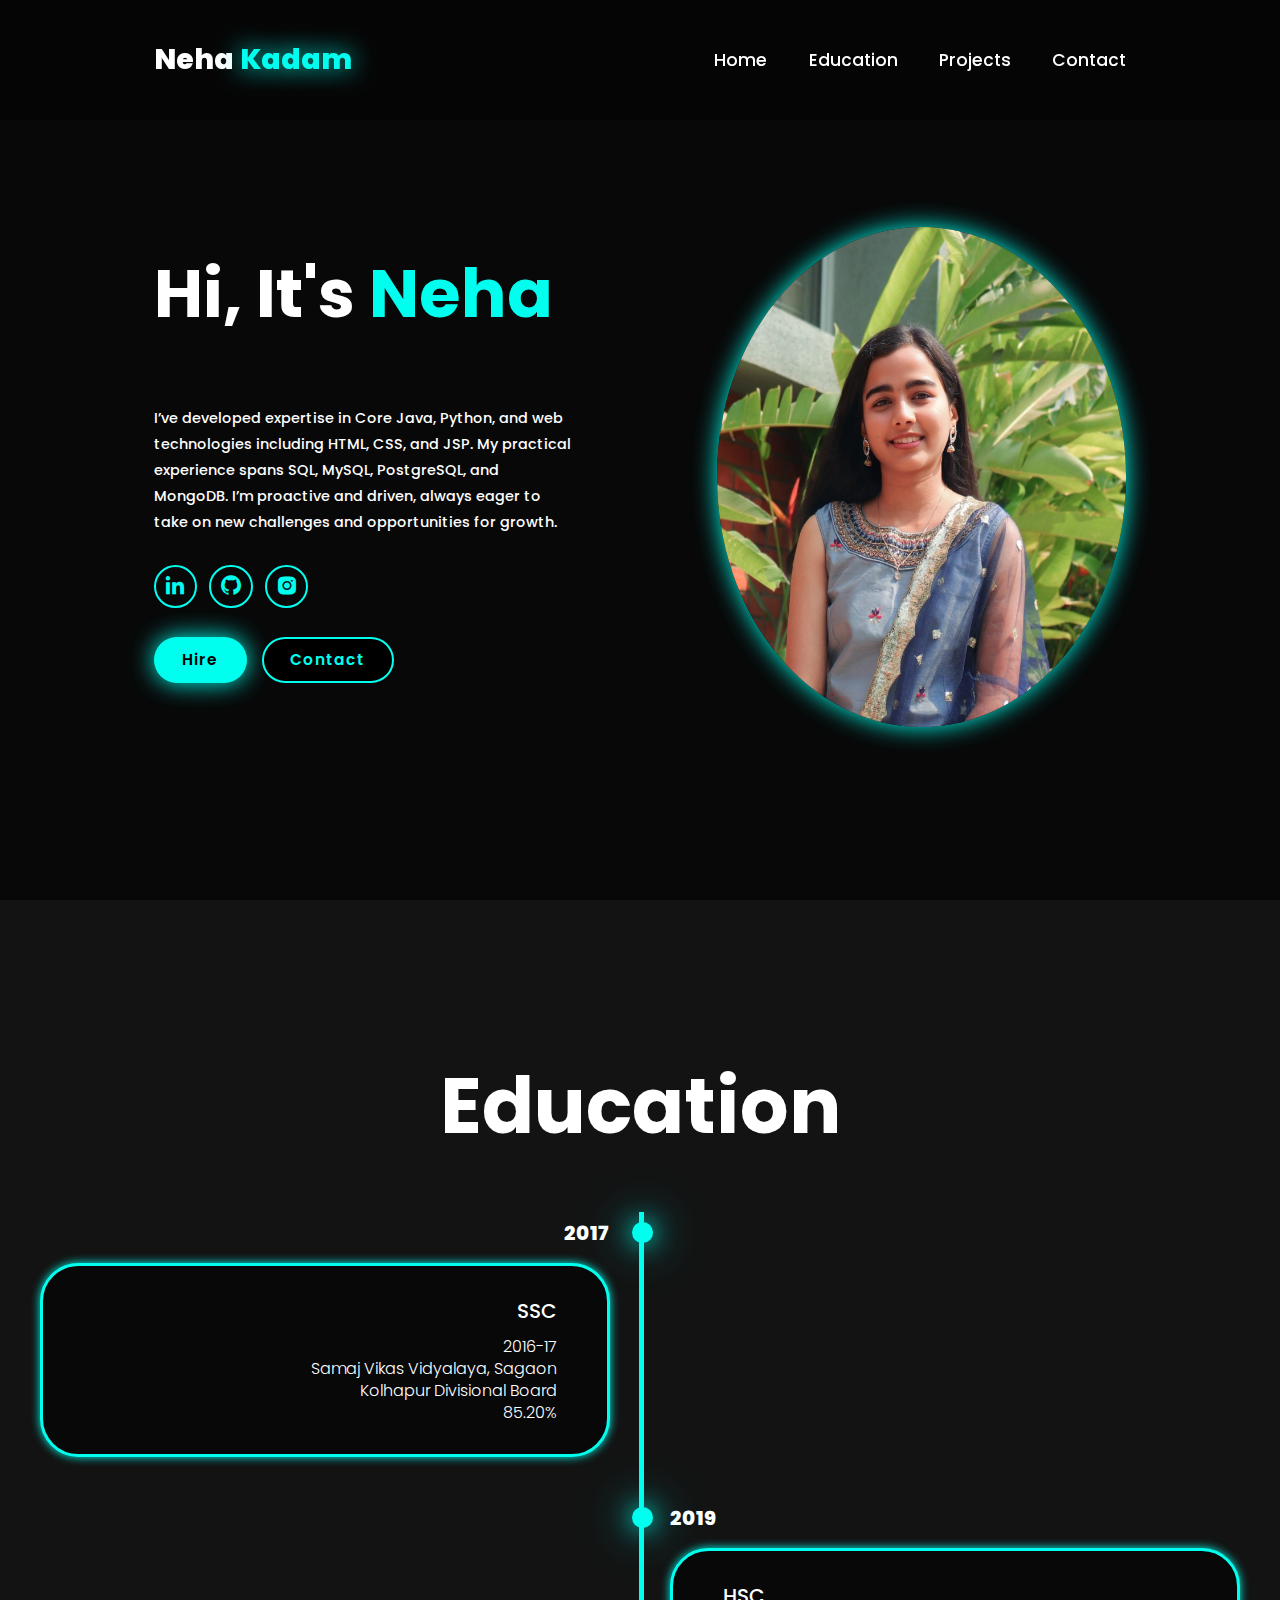
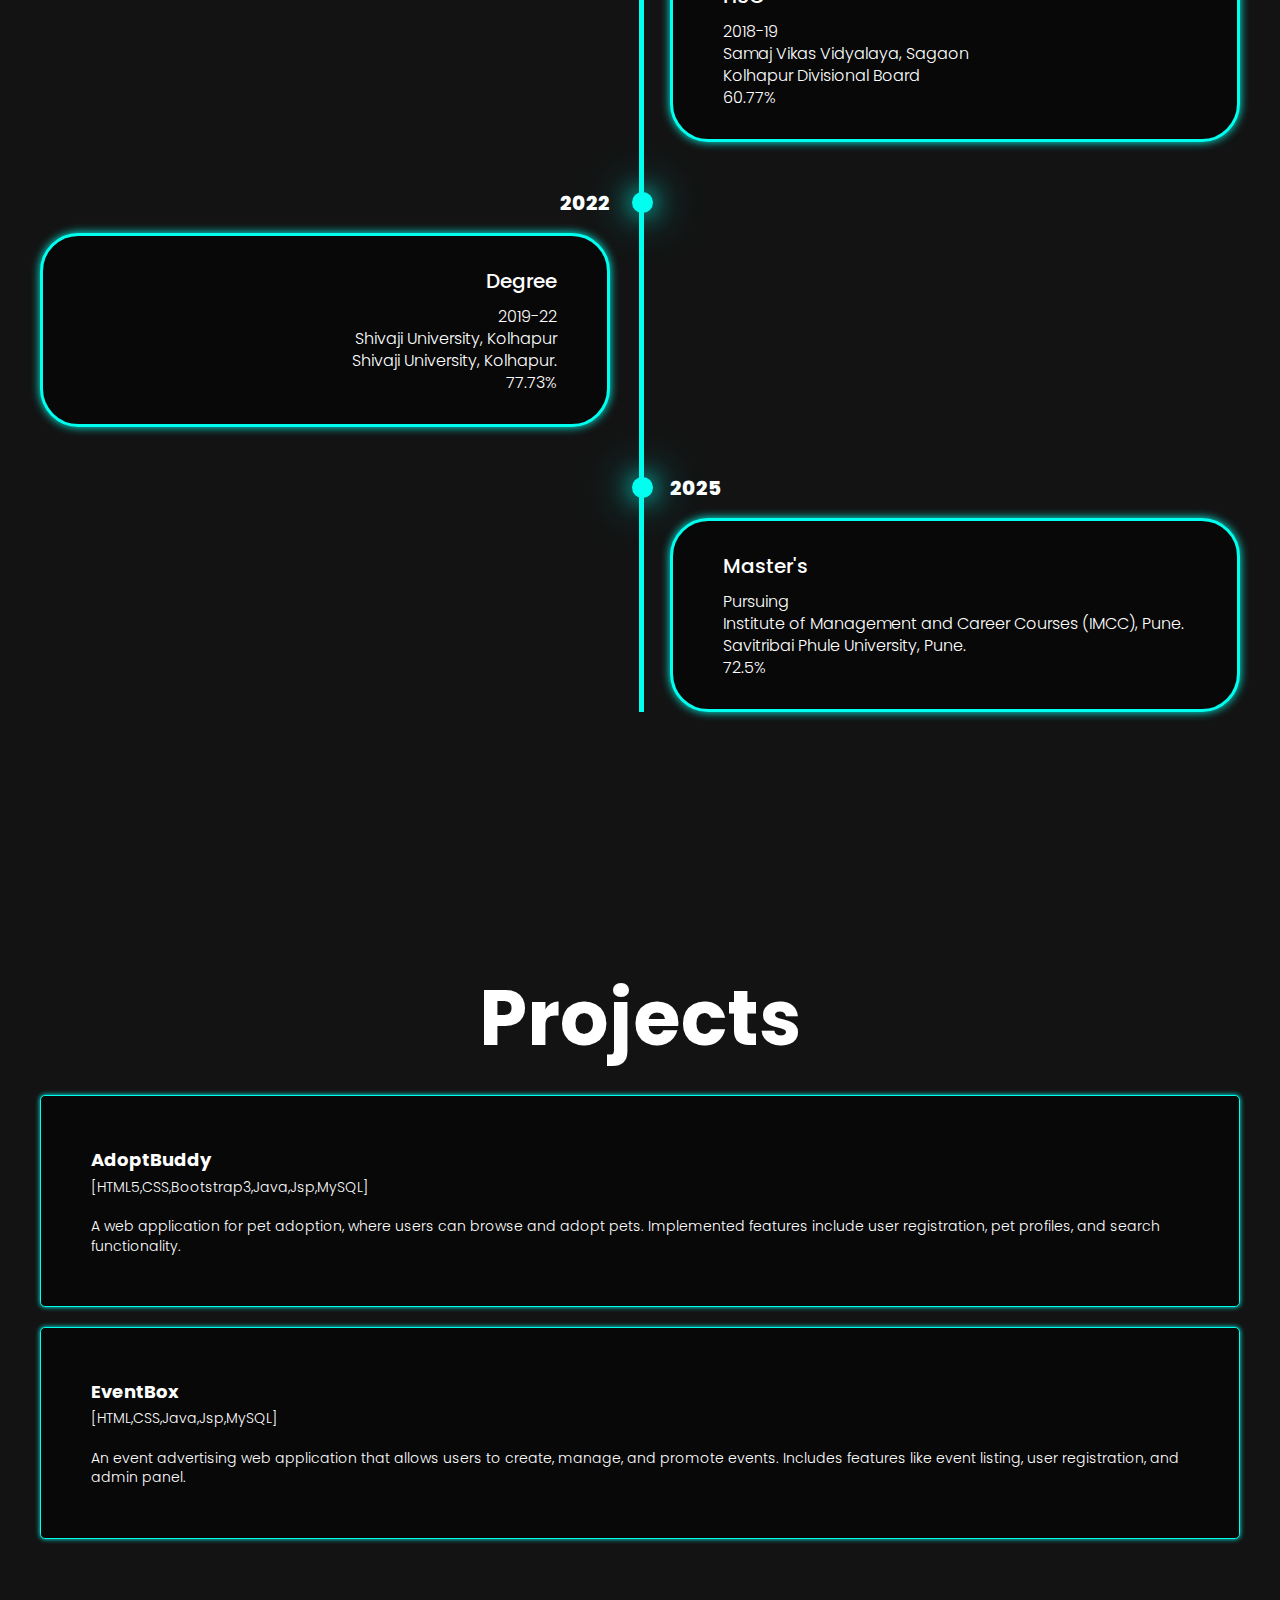
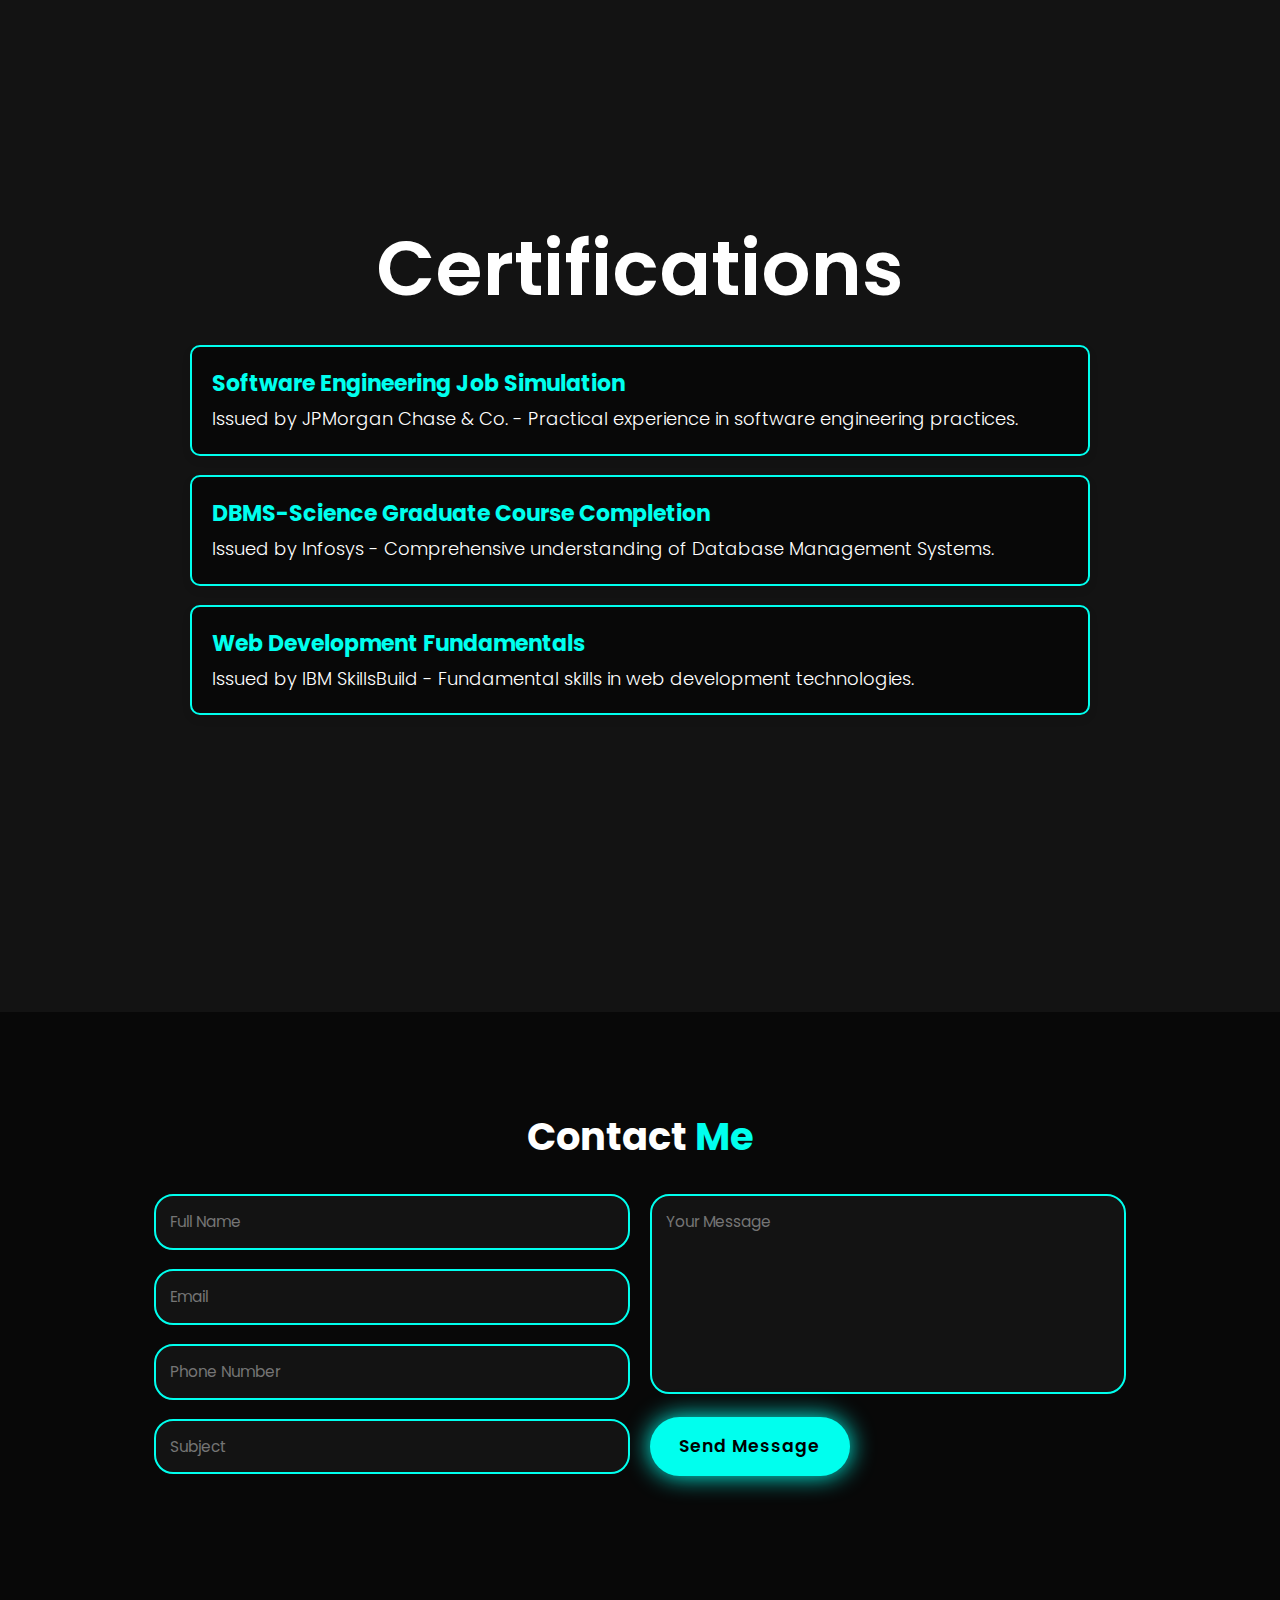
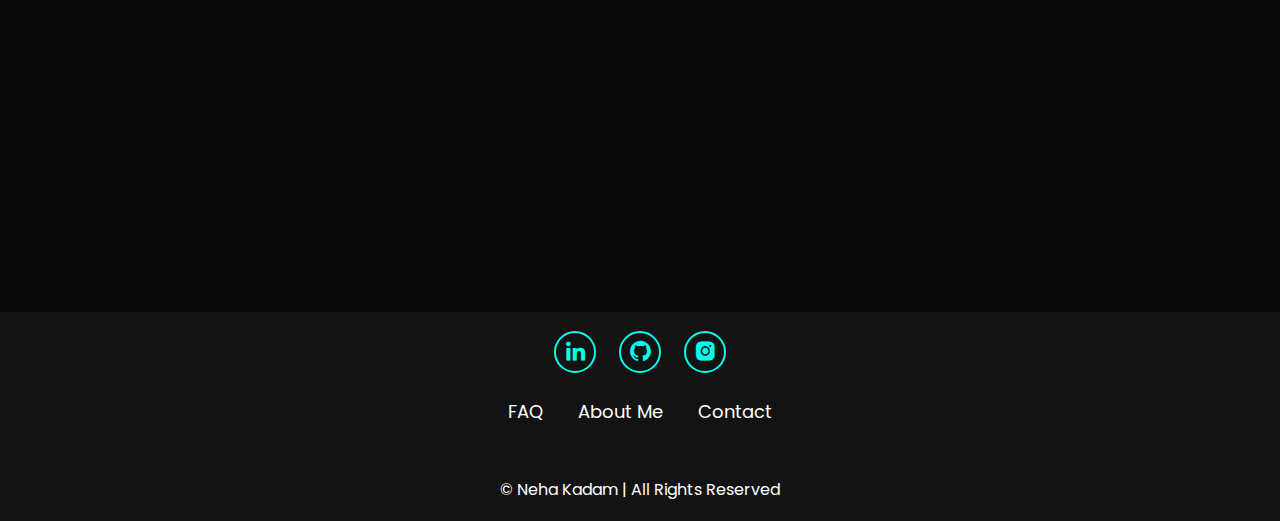
<file: index.html>
<!DOCTYPE html>
<html lang="en">
<head>
    <meta charset="UTF-8">
    <meta name="viewport" content="width=device-width, initial-scale=1.0">
    <title>Neha Kadam Portfolio</title>
    <link rel="stylesheet" href="style.css">
    <link href="https://unpkg.com/boxicons@2.1.4/css/boxicons.min.css" rel="stylesheet">
    <link rel="preconnect" href="https://fonts.googleapis.com">
<link rel="preconnect" href="https://fonts.gstatic.com" crossorigin>
<link href="https://fonts.googleapis.com/css2?family=Poppins:ital,wght@0,100;0,200;0,300;0,400;0,500;0,600;0,700;0,800;0,900;1,100;1,200;1,300;1,400;1,500;1,600;1,700;1,800;1,900&display=swap" rel="stylesheet">
</head>

<body>
    <header class="header">
        <a href="#home" class="logo">Neha
            <span>Kadam</span>
        </a>

        <i class='bx bx-menu' id="menu-icon"></i>

        <nav class="navbar">
            <a href="#home" class="active">Home</a>
            <a href="#education">Education</a>
            <a href="#projects">Projects</a>
            <a href="#contact">Contact</a>
        </nav>
    </header>

    <section class="home" id="home">
         <div class="home-content">
            <h1>Hi, It's <span>Neha</span></h1>

            <h3 class="text-animation">I'm a </h3>
            <p>I’ve developed expertise in Core Java, Python, and web technologies including HTML, CSS, and JSP. My practical experience spans SQL, MySQL, PostgreSQL, and MongoDB. I’m proactive and driven, always eager to take on new challenges and opportunities for growth.</p>

            <div class="social-icons">
                <a href="https://www.linkedin.com/in/neha-kadam-04856b220"><i class='bx bxl-linkedin'></i></a>
                <a href="https://github.com/Kadam2001"><i class='bx bxl-github'></i></a>
                <a href="https://www.instagram.com/accounts/login/"><i class='bx bxl-instagram-alt'></i></a>
            </div>

            <div class="btn-group">
                <a href="#" class="btn">Hire</a>
                <a href="#contact" class="btn">Contact</a>
            </div>
        </div>
        
            <div class="home-img">
              <img src="image.jpeg" alt="">
            </div>
       
    </section>

    <section class="education" id="education">
        <h2 class="heading">Education</h2>

        <div class="timeline-items">

            <div class="timeline-item">
             <div class="timeline-dot"></div>
                <div class="timeline-date">2017</div>
                <div class="timeline-content"><h3>SSC</h3>
                <p>2016-17<br>Samaj Vikas Vidyalaya, 
                    Sagaon<br>Kolhapur Divisional 
                    Board<br>85.20%<br></p>
                  </div>   
             </div>

             <div class="timeline-item">
                <div class="timeline-dot"></div>
                   <div class="timeline-date">2019</div>
                   <div class="timeline-content"><h3>HSC</h3>
                   <p>2018-19<br>Samaj Vikas Vidyalaya, 
                    Sagaon<br>Kolhapur Divisional 
                    Board<br>60.77%</p>
                     </div>   
                </div>

                <div class="timeline-item">
                    <div class="timeline-dot"></div>
                       <div class="timeline-date">2022</div>
                       <div class="timeline-content"><h3>Degree</h3>
                       <p>2019-22<br>Shivaji University, 
                        Kolhapur<br>Shivaji University, 
                        Kolhapur.<br>77.73%</p>
                         </div>
                    </div>

                    <div class="timeline-item">
                        <div class="timeline-dot"></div>
                           <div class="timeline-date">2025</div>
                           <div class="timeline-content"><h3>Master's</h3>
                           <p>Pursuing<br>Institute of Management 
                            and Career Courses 
                            (IMCC), Pune.<br>Savitribai Phule 
                            University, Pune.
                            <br>72.5%</p>
                             </div>
                           </div>
            </div>
        </div>
    </section>

    <section class="projects" id="projects">
        <h2 class="heading">Projects</h2>
    
        <div class="project-items">
            <div class="project-item">
                <h3>AdoptBuddy</h3>
                <p>[HTML5,CSS,Bootstrap3,Java,Jsp,MySQL]<br><br>A web application for pet adoption, where users can browse and adopt pets. Implemented features include user registration, pet profiles, and search functionality.</p>
            </div>
    
            <div class="project-item">
                <h3>EventBox</h3>
                <p>[HTML,CSS,Java,Jsp,MySQL]<br><br>An event advertising web application that allows users to create, manage, and promote events. Includes features like event listing, user registration, and admin panel.</p>
            </div>
        </div>
    </section>

    <section class="certifications" id="certifications">
        <h2 class="heading">Certifications</h2>
    
        <div class="certification-items">
            <div class="certification-item">
                <h3>Software Engineering Job Simulation</h3>
                <p>Issued by JPMorgan Chase & Co. - Practical experience in software engineering practices.</p>
            </div>
            
            <div class="certification-item">
                <h3>DBMS-Science Graduate Course Completion</h3>
                <p>Issued by Infosys - Comprehensive understanding of Database Management Systems.</p>
            </div>
            
            <div class="certification-item">
                <h3>Web Development Fundamentals</h3>
                <p>Issued by IBM SkillsBuild - Fundamental skills in web development technologies.</p>
            </div>
        </div>
    </section>
    
    

    <section class="contact" id="contact">
        <h2 class="heading">Contact<span> Me</span></h2>
        <form action="">
            <div class="form-container">
                <div class="details-section">
                    <div class="input-box">
                        <input type="text" placeholder="Full Name" required>
                    </div>
                    <div class="input-box">
                        <input type="email" placeholder="Email" required>
                    </div>
                    <div class="input-box">
                        <input type="tel" placeholder="Phone Number" required>
                    </div>
                    <div class="input-box">
                        <input type="text" placeholder="Subject" required>
                    </div>
                </div>
                <div class="message-section">
                    <div class="input-box">
                        <textarea placeholder="Your Message" required></textarea>
                    </div>
                    <div class="btn-group">
                        <input type="submit" value="Send Message" class="btn">
                    </div>
                </div>
            </div>
        </form>
    </section>
    

    <footer class="footer">
        <div class="social">
            <a href="https://www.linkedin.com/in/neha-kadam-04856b220"><i class='bx bxl-linkedin'></i></a>
                <a href="https://github.com/Kadam2001"><i class='bx bxl-github'></i></a>
                <a href="https://www.instagram.com/accounts/login/"><i class='bx bxl-instagram-alt'></i></a>
        </div>

        <ul class="list">
            <li>
                <a href="#">FAQ</a>
            </li>
            
            <li>
                <a href="#">About Me</a>
            </li>

            <li>
                <a href="#contact">Contact</a>
            </li>
        </ul>

        <p class="copyright">
            © Neha Kadam | All Rights Reserved
        </p>
    </footer>

    <script src="script.js"></script>
</body>
</html>
</file>
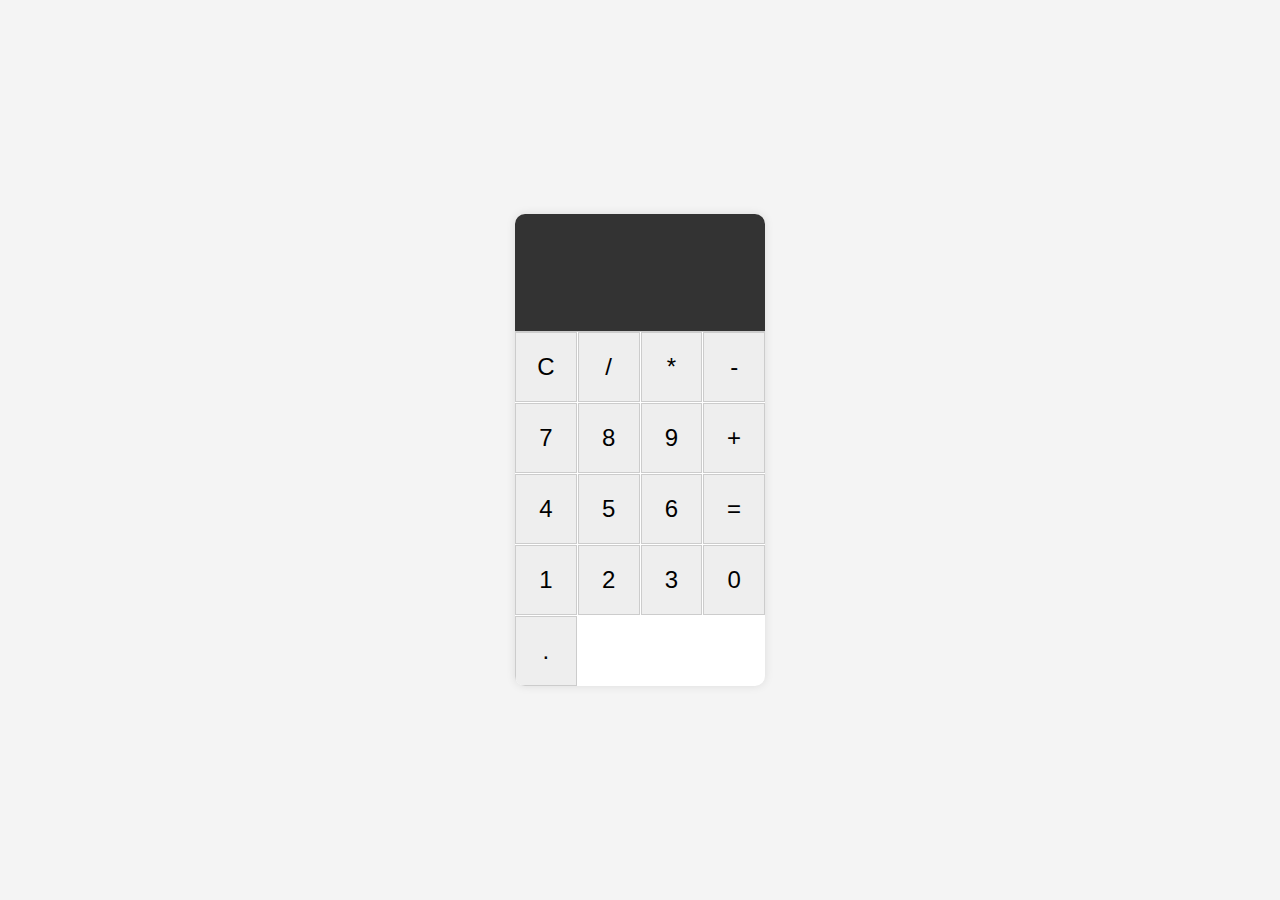
<file: calculator.html>
<!DOCTYPE html>
<html lang="en">
<head>
    <meta charset="UTF-8">
    <meta name="viewport" content="width=device-width, initial-scale=1.0">
    <title>Basic Calculator</title>
    <link rel="stylesheet" href="styles.css">
</head>
<body>
    <div class="calculator">
        <div class="display" id="display"></div>
        <div class="buttons">
            <button class="btn" onclick="clearDisplay()">C</button>
            <button class="btn" onclick="appendToDisplay('/')">/</button>
            <button class="btn" onclick="appendToDisplay('*')">*</button>
            <button class="btn" onclick="appendToDisplay('-')">-</button>
            <button class="btn" onclick="appendToDisplay('7')">7</button>
            <button class="btn" onclick="appendToDisplay('8')">8</button>
            <button class="btn" onclick="appendToDisplay('9')">9</button>
            <button class="btn" onclick="appendToDisplay('+')">+</button>
            <button class="btn" onclick="appendToDisplay('4')">4</button>
            <button class="btn" onclick="appendToDisplay('5')">5</button>
            <button class="btn" onclick="appendToDisplay('6')">6</button>
            <button class="btn" onclick="calculateResult()">=</button>
            <button class="btn" onclick="appendToDisplay('1')">1</button>
            <button class="btn" onclick="appendToDisplay('2')">2</button>
            <button class="btn" onclick="appendToDisplay('3')">3</button>
            <button class="btn" onclick="appendToDisplay('0')">0</button>
            <button class="btn" onclick="appendToDisplay('.')">.</button>
        </div>
    </div>
    <script src="scripts.js"></script>
</body>
</html>
</file>
<file: style.css>
*{
  margin: 0;
  padding: 0;
  box-sizing: border-box;
  text-decoration: none;
  border: none;
  outline: none;
  scroll-behavior: smooth;
  font-family: "Poppins", sans-serif;
}
:root{
  --bg-color:#080808;
  --second-bg-color:#131313;
  --text-color:white;
  --main-color:#00ffee;
}

html{
  font-size: 60%;
  overflow-x: hidden;
}

body{
  background: var(--bg-color);
  color: var(--text-color);
}

.header{
    position: fixed;
    top:0;
    left: 0;
    width: 100%;
    padding: 4rem 12% 4rem;
    background: rgb(0,0,0,0.3);
    backdrop-filter: blur(10px);
    display: flex;
    justify-content: space-between;
    align-items: center;
    z-index: 5;
}

.logo{
  font-size: 3rem;
  color: var(--text-color);
  font-weight: 800;
  cursor: pointer;
  transition: 0.3s ease;
}

.logo:hover{
  transform: scale(1.1);
}

.logo span{
  text-shadow: 0 0 25px var(--main-color);
}

.navbar a{
  font-size: 1.8rem;
  color: var(--text-color);
  margin-left: 4rem;
  font-weight: 500;
  transition: 0.3s ease;
  border-bottom: 3px solid transparent;
}

.navbar a:hover,
.navbar a:active{
  color:var(--main-color);
  border-bottom: 3px solid var(--main-color);
}

#menu-icon{
  font-size: 3.6rem;
  color: var(--main-color);
  display: none;
}

section{
  min-height: 100vh;
  padding: 10rem 12% 10rem;
}

.home{
  display: flex;
  align-items: center;
  justify-content: center;
  gap: 15rem;
}

.home-content{
  display:flex;
  flex-direction: column;
  align-items: baseline;
  text-align: left;
  justify-content: center;
  margin-top: 3rem;
}

span{
  color: var(--main-color);
}

.logo span{
  color: var(--main-color);
}

.home-content h3{
  margin-bottom: 2rem;
  margin-top: 1rem;
  font-size: 3.5rem;
}

.home-content h1{
  font-size: 7rem;
  font-weight: 700;
  margin-top: 1.5rem;
  line-height: 1;
}

.home-img{
  border-radius: 50%;
}

.home-img img{
  position: relative;
  top: 3rem;
  width: 32vw;
  height: 500px;
  border-radius: 50%;
  box-shadow: 0 0 25px var(--main-color);
  cursor: pointer;
  transition: 0.4s ease-in-out;
}

.home-img img:hover{
   box-shadow: 0 0 25px var(--main-color),
   0 0 25px var(--main-color),
   0 0 25px var(--main-color);
}

.home-content p{
  font-size: 1.5rem;
  font-weight: 500;
  line-height: 1.8;
  max-width: 1000px;
}

.social-icons a{
   display: inline-flex;
   justify-content: center;
   align-items: center;
   width: 4.5rem;
   height: 4.5rem;
   background: transparent;
   border: 2px solid var(--main-color);
   font-size: 2.5rem;
   border-radius: 50%;
   color: var(--main-color);
   margin: 3rem 1rem 3rem 0;
   transition: 0.3s ease-in-out;
}

.social-icons a:hover{
  color: var(--text-color);
  transform: scale(1.3)translate(-5px);
  box-shadow: 0 0 25px var(--main-color);
  background-color: var(--main-color);
}

.btn{
  display:inline-block;
  padding: 1rem 2.8rem;
  background: var(--main-color);
  box-shadow: 0 0 25px var(--main-color);
  border-radius: 4rem;
  font-size: 1.6rem;
  color: black;
  border: 2px solid transparent;
  letter-spacing: 0.1rem;
  font-weight: 600;
  transition: 0.3s ease-in-out;
  cursor: pointer;
}

.btn:hover{
  transform: scale(1.05);
  box-shadow: 0 0 50px var(--main-color);
}

.btn-group{
  display: flex;
  align-items: center;
  gap: 1.5rem;
}

.btn-group a:nth-of-type(2){
  background-color: black;
  color: var(--main-color);
  border: 2px solid var(--main-color);
  box-shadow: 0 0 25px transparent;
}

.btn-group a:nth-of-type(2):hover{
  box-shadow: 0 0 25 var(--main-color);
  background-color: var(--main-color);
  color: black;
}

.text-animation {
  font-size: 34px;
  font-weight: 600;
  min-width: 280px;
  position: relative;
  overflow: hidden;
  white-space: nowrap;
} 

.text-animation span {
  display: inline-block;
  position: absolute;
  left: 0;
}

.text-animation::after {
  content: "Frontend Designer";
  color: var(--main-color);
  animation: words 20s infinite;
}

.text-animation::before {
  content: "";
  background-color: var(--bg-color);
  position: absolute;
  width: calc(100% + 8px);
  height: 100%;
  border-left: 3px solid var(--bg-color);
  right: -8px;
  animation: cursor 0.6s infinite, typing 20s steps(14) infinite;
}

@keyframes cursor {
  to {
    border-left: 2px solid var(--main-color);
  }
}

@keyframes typing {
  0%, 20%, 40%, 60%, 80% {
    width: calc(100% + 8px);
  }
  10%, 30%, 50%, 70%, 90% {
    width: 0;
  }
}

@keyframes words {
  0%, 20% {
    content: "Frontend Designer";
  }
  21%, 40% {
    content: "Web Designer";
  }
  41%, 60% {
    content: "Web Developer";
  }
  61%, 80% {
    content: "Database Developer";
  }
  81%, 100% {
    content: "Software Developer";
  }
}


.heading{
  font-size: 8rem;
  text-align: center;
  margin: 5rem 0;
}

.education{
  padding: 100px 15px;
  background: var(--second-bg-color);
}

.education h2{
  margin-bottom: 5rem;
}

.timeline-items{
  max-width: 1200px;
  margin: auto;
  display: flex;
  flex-wrap: wrap;
  position: relative;
}

.timeline-items::before{
  content: "";
  position: absolute;
  width: 5px;
  height: 100%;
  background-color: var(--main-color);
  left: calc(50% - 1px);
}

.timeline-item{
  margin-bottom: 40px;
  width: 100%;
  position: relative;
}

.timeline-item:last-child{
  margin-bottom: 0;
}

.timeline-item:nth-child(odd){
  padding-right: calc(50% + 30px);
  text-align: right;
}

.timeline-item:nth-child(even){
  padding-left: calc(50% + 30px);
}

.timeline-dot{
  height: 21px;
  width: 21px;
  background-color: var(--main-color);
  box-shadow: 0 0 25px var(--main-color),
              0 0 50px var(--main-color);
  position: absolute;
  left: calc(50% - 8px);
  border-radius: 50%;
  top: 10px; 
}

.timeline-date{
  font-size: 20px;
  font-weight: 800;
  color: white;
  margin: 6px 0 15px;
}

.timeline-content{
  background-color: var(--bg-color);
  border: 3px solid var(--main-color);
  padding: 30px 50px;
  border-radius: 4rem;
  box-shadow: 0 0 10px var(--main-color);
  cursor: pointer;
  transition: 0.3s ease-in-out;
}

.timeline-content:hover{
  transform:scale(1.05);
  box-shadow: 0 0 25px var(--main-color);
}

.timeline-content h3{
  font-size: 20px;
  color:white;
  margin:0 0 10px;
  font-weight: 500;
}

.timeline-content p{
  color: white;
  font-size: 16px;
  font-weight: 300;
  line-height: 22px;
}

::-webkit-scrollbar{
  width: 15px;
}

::-webkit-scrollbar-thumb{
  background-color: var(--main-color);
}

::-webkit-scrollbar-track{
  background-color: var(--bg-color);
  width: 50px;
}

/* Projects Section */
.projects {
  padding: 100px 15px; /* Reduced padding for the section */
  background: var(--second-bg-color);
}

.projects h2 {
  margin-bottom: 2rem; /* Reduced bottom margin */
  text-align: center;
  color: white;
}

.project-items {
  max-width: 1200px; /* Reduced width for smaller containers */
  margin: auto;
  display: flex;
  flex-direction: column;
  gap: 2rem; /* Reduced gap between containers */
}

.project-item {
  background-color: var(--bg-color);
  border: 1px solid var(--main-color); /* Thinner border */
  padding: 50px; /* Reduced padding */
  border-radius: 0.5rem; /* Slightly smaller border radius */
  box-shadow: 0 0 5px var(--main-color); /* Reduced shadow size */
  transition: 0.3s ease-in-out;
  display: flex;
  flex-direction: column;
}

.project-item:hover {
  transform: scale(1.02);
  box-shadow: 0 0 10px var(--main-color); /* Reduced shadow size on hover */
}

.project-item h3 {
  font-size: 18px; /* Smaller font size */
  color: white;
  margin-bottom: 0.5rem; /* Reduced margin bottom */
}

.project-item p {
  color: white;
  font-size: 14px; /* Smaller font size */
  font-weight: 300;
  line-height: 1.4; /* Reduced line-height */
}

/* Certifications Section */
.certifications {
  padding: 50px 15px; /* Padding for the section */
  background: var(--second-bg-color); /* Background color */
  color: var(--text-color); /* Text color */
}

.certifications h2 {
  margin-bottom: 2rem;
  text-align: center;
  color: var(--text-color); /* Heading text color */
  font-size: 8rem; /* Font size for heading */
  font-weight: 600;
}

.certification-items {
  max-width: 900px; /* Container width */
  margin: auto;
  display: flex;
  flex-direction: column; /* Stack items vertically */
  gap: 2rem; /* Space between items */
}

.certification-item {
  background-color: var(--bg-color); /* Background color for items */
  border: 2px solid var(--main-color); /* Border color */
  padding: 20px; /* Padding inside items */
  border-radius: 10px; /* Rounded corners */
  box-shadow: 0 4px 8px rgba(0, 0, 0, 0.1); /* Shadow effect */
  transition: 0.3s ease-in-out;
}

.certification-item:hover {
  /* background-color: #e9f5ff; Light blue background on hover */
  border-color: #0056b3; /* Darker blue border on hover */
  box-shadow: 0 6px 12px rgba(0, 0, 0, 0.15); /* Stronger shadow on hover */
}

.certification-item h3 {
  font-size: 22px; /* Font size for item titles */
  color: var(--main-color); /* Title color */
  margin-bottom: 0.5rem;
}

.certification-item p {
  font-size: 18px; /* Font size for item descriptions */
  font-weight: 300;
  line-height: 1.6; /* Line height for readability */
}


.contact {
    background-color: var(--bg-color);
    padding: 5rem 12%;
    color: white;
    text-align: center;
}

.contact .heading {
    font-size: 4rem;
    margin-bottom: 3rem;
}

.contact .form-container {
    display: flex;
    justify-content: space-between;
    gap: 2rem;
    flex-wrap: wrap;
}

.contact .details-section,
.contact .message-section {
    flex: 1;
    min-width: 280px;
}

.contact .input-box {
    width: 100%;
    margin-bottom: 2rem;
}

.contact .input-box input,
.contact .input-box textarea {
    width: 100%;
    padding: 1.5rem;
    font-size: 1.6rem;
    color: var(--text-color);
    background: var(--second-bg-color);
    border-radius: 2rem;
    border: 2px solid var(--main-color);
    resize: none;
}

.contact .input-box textarea {
    height: 200px; /* Adjust the height of the textarea */
}

.contact .btn-group {
    display: flex;
    justify-content: flex-start;
    margin-top: 1rem;
}

.contact .btn-group .btn {
    width: 100%;
    max-width: 200px;
    padding: 1.5rem;
    font-size: 1.8rem;
}

.contact .btn-group .btn:hover {
    transform: scale(1.05);
}



.footer{
  position: relative;
  bottom:0;
  width: 100%;
  padding: 40px 0;
  background-color: var(--second-bg-color); 
}

.footer .social{
  text-align: center;
  padding-bottom: 25px;
  color: var(--main-color);
}

.footer .social a{
  font-size: 25px;
  color: var(--main-color);
  border: 2px solid var(--main-color);
  width: 42px;
  height: 42px;
  line-height: 42px;
  display: inline-block;
  text-align: center;
  border-radius: 50%;
  margin: 0 10px;
  transition: 0.3s ease-in-out ;
}

.footer .social a:hover{
  transform: scale(1.2)translateY(-10px);
  background-color: var(--main-color);
  color: black;
  box-shadow: 0 0 25px var(--main-color);
}

.footer ul{
  margin-top: 0;
  padding: 0;
  font-size: 18px;
  line-height: 1.6;
  margin-bottom: 0;
  text-align: center;
}

.footer ul li a{
  color:white;
  border-bottom: 3px solid transparent;
  transition: 0.3s ease-in-out;
}

.footer ul li a:hover{
   border-bottom: 3px solid var(--main-color);
}

.footer ul li{
  display: inline-block;
  padding: 0 15px;
}

.footer .copyright{
  margin-top:50px;
  text-align: center;
  font-size:16px;
  color: white;
}

.footer{
  padding: 2rem 3%;
}

@media(max-width:895px)
{
  #menu-icon{
    display: block;
  }
  .navbar{
    position: absolute;
    top: 100px;
    right: 0;
    width: 50%;
    padding: 1rem 3%;
    background: rgb(0, 0, 0,0.8);
    backdrop-filter: blur(20px);
    border-left: 2px solid var(--main-color);
    border-bottom: 2px solid var(--main-color);
    display: none;
  }
  .navbar .active{
    display: block;
  }
  .navbar a{
    display: block;
    font-size: 2rem;
    margin: 3rem;
    color: white;
  }
  .home{
    flex-direction: column-reverse;
    margin: 5rem 4rem;
  }
  .home-content h3{
     font-size: 2.6rem;
  }
  .home-content h1{
    font-size: 8rem;
    margin-top: 3rem;
  }
  .home-content p{
    max-width: 600px;
    margin: 0 auto;
  }
  .home-img img{
    width: 56vw;
  }

}
</file>
<file: styles.css>
/* styles.css */

body {
  display: flex;
  justify-content: center;
  align-items: center;
  height: 100vh;
  background-color: #f4f4f4;
  margin: 0;
}

.calculator {
  display: grid;
  grid-template-rows: 1fr 3fr;
  width: 250px;
  background-color: #fff;
  border-radius: 10px;
  box-shadow: 0 0 10px rgba(0, 0, 0, 0.1);
  overflow: hidden;
}

.display {
  background-color: #333;
  color: #fff;
  padding: 20px;
  font-size: 2rem;
  text-align: right;
  border-bottom: 1px solid #ccc;
}

.buttons {
  display: grid;
  grid-template-columns: repeat(4, 1fr);
  grid-gap: 1px;
}

.btn {
  background-color: #eee;
  border: 1px solid #ccc;
  font-size: 1.5rem;
  padding: 20px;
  cursor: pointer;
  transition: background-color 0.3s;
}

.btn:hover {
  background-color: #ddd;
}
</file>
